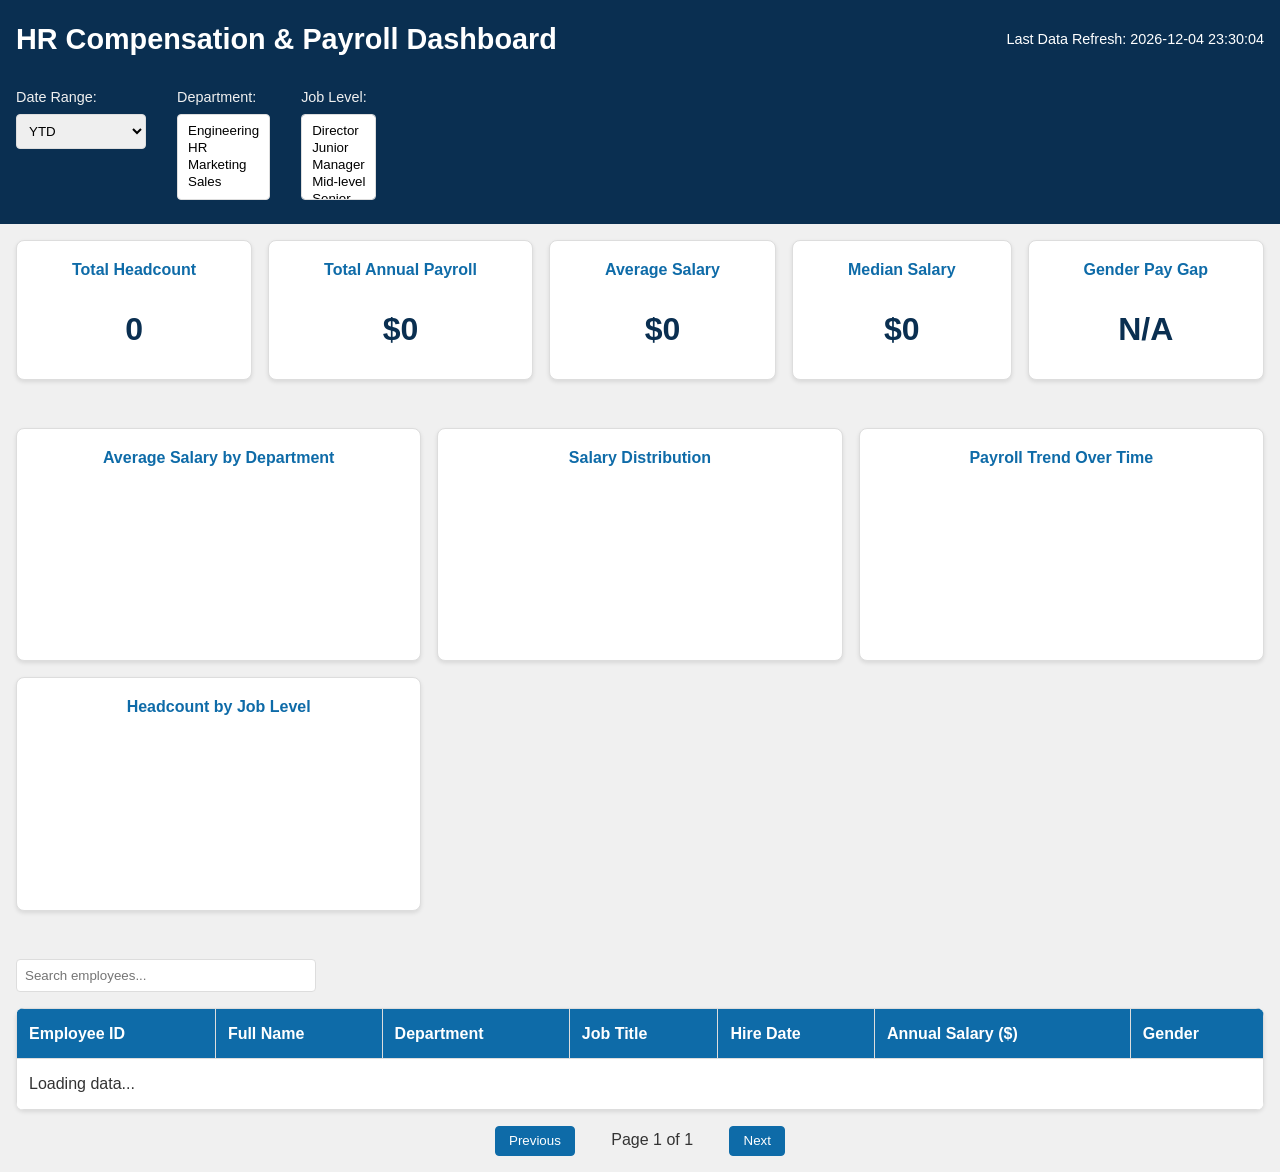
<file: index.html>
<!DOCTYPE html>
<html lang="en">
<head>
    <meta charset="UTF-8">
    <meta name="viewport" content="width=device-width, initial-scale=1.0">
    <title>HR Compensation & Payroll Dashboard</title>
    <link rel="stylesheet" href="style.css">
</head>
<body>
    <header id="dashboard-header">
        <div id="header-top-row">
            <h1>HR Compensation & Payroll Dashboard</h1>
            <div id="last-data-refresh-container">Last Data Refresh: <span id="last-data-refresh">Pending</span></div>
        </div>
        <div id="global-filters">
            <div class="filter-group">
                <label for="date-range-filter">Date Range:</label>
                <select id="date-range-filter" name="date-range">
                    <option value="ytd">YTD</option>
                    <option value="last12months">Last 12 Months</option>
                    <option value="q1_2025">Q1 2025</option>
                    <option value="custom">Custom</option>
                </select>
                <div id="custom-date-inputs" style="display: none;">
                    <label for="custom-date-start">Start:</label>
                    <input type="date" id="custom-date-start" name="custom-date-start">
                    <label for="custom-date-end">End:</label>
                    <input type="date" id="custom-date-end" name="custom-date-end">
                </div>
            </div>
            <div class="filter-group">
                <label for="department-filter">Department:</label>
                <select id="department-filter" name="department" multiple>
                    <option value="">Loading...</option>
                </select>
            </div>
            <div class="filter-group">
                <label for="job-level-filter">Job Level:</label>
                <select id="job-level-filter" name="job-level" multiple>
                    <option value="">Loading...</option>
                </select>
            </div>
        </div>
    </header>
    <section id="kpi-cards-container">
        <div class="kpi-card" id="kpi-total-headcount">
            <h4>Total Headcount</h4>
            <div class="kpi-value">---</div>
            <div class="kpi-trend"> </div>
        </div>
        <div class="kpi-card" id="kpi-total-payroll">
            <h4>Total Annual Payroll</h4>
            <div class="kpi-value">$---</div>
            <div class="kpi-trend"> </div>
        </div>
        <div class="kpi-card" id="kpi-average-salary">
            <h4>Average Salary</h4>
            <div class="kpi-value">$---</div>
            <div class="kpi-trend"> </div>
        </div>
        <div class="kpi-card" id="kpi-median-salary">
            <h4>Median Salary</h4>
            <div class="kpi-value">$---</div>
            <div class="kpi-trend"> </div>
        </div>
        <div class="kpi-card" id="kpi-gender-pay-gap">
            <h4>Gender Pay Gap</h4>
            <div class="kpi-value">---%</div>
            <div class="kpi-trend"> </div>
        </div>
    </section>
    <section id="charts-container">
        <div id="charts-grid">
            <div class="chart-cell" id="chart-avg-salary-dept-container">
                <h4>Average Salary by Department</h4>
                <canvas id="chart-avg-salary-dept"></canvas>
            </div>
            <div class="chart-cell" id="chart-salary-distribution-container">
                <h4>Salary Distribution</h4>
                <canvas id="chart-salary-distribution"></canvas>
            </div>
            <div class="chart-cell" id="chart-payroll-trend-container">
                <h4>Payroll Trend Over Time</h4>
                <canvas id="chart-payroll-trend"></canvas>
            </div>
            <div class="chart-cell" id="chart-headcount-joblevel-container">
                <h4>Headcount by Job Level</h4>
                <canvas id="chart-headcount-joblevel"></canvas>
            </div>
        </div>
    </section>
    <section id="table-container">
        <div id="search-bar-container">
            <input type="text" id="employee-search-bar" placeholder="Search employees...">
        </div>
        <table id="employee-data-table">
            <thead>
                <tr>
                    <th>Employee ID</th>
                    <th>Full Name</th>
                    <th>Department</th>
                    <th>Job Title</th>
                    <th>Hire Date</th>
                    <th>Annual Salary ($)</th>
                    <th>Gender</th>
                </tr>
            </thead>
            <tbody id="employee-table-body">
                <tr>
                    <td colspan="7">Loading data...</td>
                </tr>
            </tbody>
        </table>
        <div id="table-pagination-controls">
            <button id="prev-page-button">Previous</button>
            <span id="page-info">Page 1 of 1</span>
            <button id="next-page-button">Next</button>
        </div>
    </section>
    <script src="script.js" defer></script>
</body>
</html>
</file>
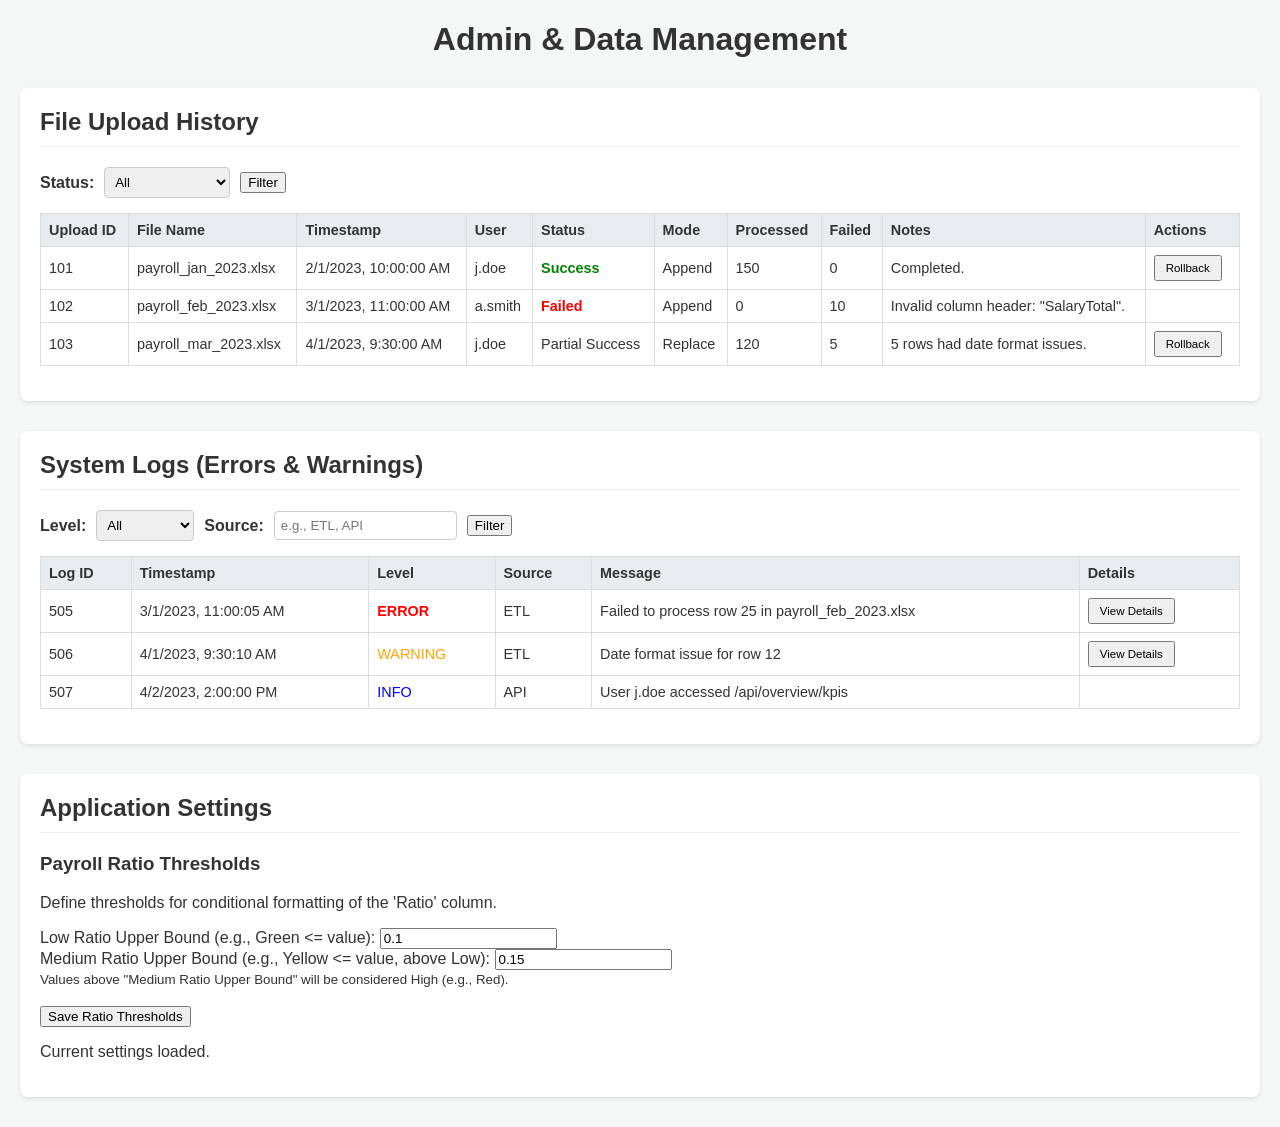
<file: admin_data_management.html>
<!DOCTYPE html>
<html lang="en">
<head>
    <meta charset="UTF-8">
    <meta name="viewport" content="width=device-width, initial-scale=1.0">
    <title>Payroll Dashboard - Admin / Data Management</title>
    <style>
        body { font-family: sans-serif; margin: 20px; background-color: #f4f7f6; color: #333; }
        .header { text-align: center; margin-bottom: 30px; }
        .admin-section { margin-bottom: 30px; padding: 20px; background-color: #fff; border-radius: 8px; box-shadow: 0 2px 4px rgba(0,0,0,0.1); }
        .admin-section h2 { margin-top: 0; border-bottom: 1px solid #eee; padding-bottom: 10px; }

        table.admin-table { width: 100%; border-collapse: collapse; margin-top: 15px; }
        table.admin-table th, table.admin-table td { border: 1px solid #ddd; padding: 8px; text-align: left; font-size: 0.9em; }
        table.admin-table th { background-color: #e9ecef; }
        table.admin-table td .action-button { padding: 5px 10px; font-size: 0.8em; margin-right: 5px; cursor: pointer; }
        .status-success { color: green; font-weight: bold; }
        .status-failed { color: red; font-weight: bold; }
        .status-partial { color: orange; font-weight: bold; }

        .log-level-ERROR { color: red; font-weight: bold; }
        .log-level-WARNING { color: orange; }
        .log-level-INFO { color: blue; }

        .pagination-controls { margin-top: 15px; text-align: center; }
        .pagination-controls button, .pagination-controls span { margin: 0 5px; padding: 5px 10px; }

        .filters { margin-bottom: 10px; display: flex; gap: 10px; align-items: center; }
        .filters label { font-weight: bold; }
        .filters input, .filters select { padding: 6px; border: 1px solid #ccc; border-radius: 4px; }
    </style>
</head>
<body>

<div class="header">
    <h1>Admin & Data Management</h1>
</div>

<!-- Section for File Upload History -->
<div class="admin-section" id="upload-history-section">
    <h2>File Upload History</h2>
    <div class="filters">
        <label for="upload-status-filter">Status:</label>
        <select id="upload-status-filter">
            <option value="">All</option>
            <option value="Success">Success</option>
            <option value="Failed">Failed</option>
            <option value="Partial Success">Partial Success</option>
        </select>
        <button id="apply-upload-filters">Filter</button>
    </div>
    <table class="admin-table" id="upload-history-table">
        <thead>
            <tr>
                <th>Upload ID</th>
                <th>File Name</th>
                <th>Timestamp</th>
                <th>User</th>
                <th>Status</th>
                <th>Mode</th>
                <th>Processed</th>
                <th>Failed</th>
                <th>Notes</th>
                <th>Actions</th>
            </tr>
        </thead>
        <tbody>
            <!-- Rows populated by JavaScript -->
            <!-- Example Row:
            <tr>
                <td>101</td>
                <td>payroll_jan_2023.xlsx</td>
                <td>2023-02-01 10:00:00</td>
                <td>jules.doe</td>
                <td class="status-success">Success</td>
                <td>Append</td>
                <td>150</td>
                <td>0</td>
                <td>Upload completed.</td>
                <td><button class="action-button rollback-button" data-upload-id="101" title="Rollback this upload (if possible)">Rollback</button></td>
            </tr>
            -->
        </tbody>
    </table>
    <div class="pagination-controls" id="upload-history-pagination">
        <!-- Pagination for upload history -->
    </div>
</div>

<!-- Section for Error Logs -->
<div class="admin-section" id="error-logs-section">
    <h2>System Logs (Errors & Warnings)</h2>
    <div class="filters">
        <label for="log-level-filter">Level:</label>
        <select id="log-level-filter">
            <option value="">All</option>
            <option value="ERROR">ERROR</option>
            <option value="WARNING">WARNING</option>
            <option value="INFO">INFO</option>
        </select>
        <label for="log-source-filter">Source:</label>
        <input type="text" id="log-source-filter" placeholder="e.g., ETL, API">
        <button id="apply-log-filters">Filter</button>
    </div>
    <table class="admin-table" id="error-logs-table">
        <thead>
            <tr>
                <th>Log ID</th>
                <th>Timestamp</th>
                <th>Level</th>
                <th>Source</th>
                <th>Message</th>
                <th>Details</th>
            </tr>
        </thead>
        <tbody>
            <!-- Rows populated by JavaScript -->
            <!-- Example Row:
            <tr>
                <td>505</td>
                <td>2023-02-01 10:05:00</td>
                <td class="log-level-ERROR">ERROR</td>
                <td>ETL</td>
                <td>Failed to process row 25 in payroll_jan_2023.xlsx</td>
                <td><button class="action-button view-details-button" data-log-id="505">View JSON</button></td>
            </tr>
            -->
        </tbody>
    </table>
    <div class="pagination-controls" id="error-logs-pagination">
        <!-- Pagination for error logs -->
    </div>
</div>

<!-- Section for Application Settings -->
<div class="admin-section" id="app-settings-section">
    <h2>Application Settings</h2>
    <div id="settings-form-container">
        <!-- Settings will be loaded here, e.g., Ratio Thresholds -->
        <div class="setting-item">
            <h3>Payroll Ratio Thresholds</h3>
            <p>Define thresholds for conditional formatting of the 'Ratio' column.</p>
            <label for="ratio-low-threshold">Low Ratio Upper Bound (e.g., Green <= value):</label>
            <input type="number" step="0.0001" id="ratio-low-threshold" name="ratio_low_threshold">
            <br>
            <label for="ratio-medium-threshold">Medium Ratio Upper Bound (e.g., Yellow <= value, above Low):</label>
            <input type="number" step="0.0001" id="ratio-medium-threshold" name="ratio_medium_threshold">
            <br>
            <small>Values above "Medium Ratio Upper Bound" will be considered High (e.g., Red).</small>
            <br><br>
            <button id="save-ratio-thresholds">Save Ratio Thresholds</button>
            <p id="ratio-settings-feedback"></p>
        </div>
        <!-- Other settings could be added here -->
    </div>
</div>

<script>
    // --- Configuration & State ---
    let uploadHistoryCurrentPage = 1;
    let logsCurrentPage = 1;

    // --- DOM Elements ---
    // Upload History
    let uploadStatusFilter, applyUploadFiltersButton, uploadHistoryTableBody, uploadHistoryPagination;
    // System Logs
    let logLevelFilter, logSourceFilter, applyLogFiltersButton, errorLogsTableBody, errorLogsPagination;
    // App Settings
    let ratioLowThresholdInput, ratioMediumThresholdInput, saveRatioThresholdsButton, ratioSettingsFeedback;


    // --- Initialization ---
    document.addEventListener('DOMContentLoaded', () => {
        // Upload History Elements
        uploadStatusFilter = document.getElementById('upload-status-filter');
        applyUploadFiltersButton = document.getElementById('apply-upload-filters');
        uploadHistoryTableBody = document.querySelector('#upload-history-table tbody');
        uploadHistoryPagination = document.getElementById('upload-history-pagination');

        // System Logs Elements
        logLevelFilter = document.getElementById('log-level-filter');
        logSourceFilter = document.getElementById('log-source-filter');
        applyLogFiltersButton = document.getElementById('apply-log-filters');
        errorLogsTableBody = document.querySelector('#error-logs-table tbody');
        errorLogsPagination = document.getElementById('error-logs-pagination');

        // App Settings Elements
        ratioLowThresholdInput = document.getElementById('ratio-low-threshold');
        ratioMediumThresholdInput = document.getElementById('ratio-medium-threshold');
        saveRatioThresholdsButton = document.getElementById('save-ratio-thresholds');
        ratioSettingsFeedback = document.getElementById('ratio-settings-feedback');

        // Event Listeners
        applyUploadFiltersButton.addEventListener('click', () => { uploadHistoryCurrentPage = 1; fetchUploadHistory(); });
        applyLogFiltersButton.addEventListener('click', () => { logsCurrentPage = 1; fetchSystemLogs(); });
        saveRatioThresholdsButton.addEventListener('click', saveRatioThresholds);


        uploadHistoryTableBody.addEventListener('click', handleUploadActionClick);
        errorLogsTableBody.addEventListener('click', handleLogActionClick);

        // Initial data load
        fetchUploadHistory();
        fetchSystemLogs();
        loadRatioThresholds();
    });

    // --- App Settings Functions ---
    async function loadRatioThresholds() {
        console.log("Loading ratio thresholds...");
        // API Call: GET /api/admin/settings/payroll_ratio_thresholds
        // const response = await fetch('/api/admin/settings/payroll_ratio_thresholds');
        // if (!response.ok) {
        //     ratioSettingsFeedback.textContent = 'Error loading settings.';
        //     console.error('Failed to load ratio thresholds', response);
        //     return;
        // }
        // const settings = await response.json();

        // Simulated API response
        const settings = await simulateGetSettingsApi('payroll_ratio_thresholds');

        if (settings && settings.setting_value) {
            ratioLowThresholdInput.value = settings.setting_value.low_threshold_upper_bound;
            ratioMediumThresholdInput.value = settings.setting_value.medium_threshold_upper_bound;
            ratioSettingsFeedback.textContent = 'Current settings loaded.';
        } else {
            ratioSettingsFeedback.textContent = 'Could not load settings or settings not found.';
        }
    }

    async function saveRatioThresholds() {
        const lowThreshold = parseFloat(ratioLowThresholdInput.value);
        const mediumThreshold = parseFloat(ratioMediumThresholdInput.value);

        if (isNaN(lowThreshold) || isNaN(mediumThreshold)) {
            ratioSettingsFeedback.textContent = 'Invalid input. Please enter numbers.';
            return;
        }
        if (lowThreshold >= mediumThreshold) {
            ratioSettingsFeedback.textContent = 'Low threshold must be less than medium threshold.';
            return;
        }

        const newSettingsValue = {
            low_threshold_upper_bound: lowThreshold,
            medium_threshold_upper_bound: mediumThreshold
        };

        console.log("Saving ratio thresholds:", newSettingsValue);
        ratioSettingsFeedback.textContent = 'Saving...';

        // API Call: PUT /api/admin/settings/payroll_ratio_thresholds
        // const response = await fetch('/api/admin/settings/payroll_ratio_thresholds', {
        //     method: 'PUT',
        //     headers: { 'Content-Type': 'application/json' },
        //     body: JSON.stringify({ setting_value: newSettingsValue, setting_name: "Payroll Ratio Conditional Formatting Thresholds" }) // include name if creating/updating
        // });

        // if (response.ok) {
        //     ratioSettingsFeedback.textContent = 'Settings saved successfully!';
        //     setTimeout(() => ratioSettingsFeedback.textContent = '', 3000);
        // } else {
        //     const errorData = await response.json();
        //     ratioSettingsFeedback.textContent = `Error saving settings: ${errorData.error || response.statusText}`;
        // }

        // Simulated API Call
        const success = await simulateUpdateSettingsApi('payroll_ratio_thresholds', newSettingsValue);
        if (success) {
            ratioSettingsFeedback.textContent = 'Settings saved successfully!';
            setTimeout(() => ratioSettingsFeedback.textContent = '', 3000);
        } else {
             ratioSettingsFeedback.textContent = `Error saving settings.`;
        }
    }

    async function simulateGetSettingsApi(settingKey) {
        await new Promise(resolve => setTimeout(resolve, 100));
        if (settingKey === 'payroll_ratio_thresholds') {
            // This would typically come from a global variable or another store updated by simulateUpdateSettingsApi
            // For now, return a default or last "saved" value.
            return {
                setting_key: 'payroll_ratio_thresholds',
                setting_name: 'Payroll Ratio Conditional Formatting Thresholds',
                setting_value: window.currentRatioThresholds || { low_threshold_upper_bound: 0.10, medium_threshold_upper_bound: 0.15 },
                description: 'Defines thresholds for payroll ratio categories.'
            };
        }
        return null;
    }

    async function simulateUpdateSettingsApi(settingKey, value) {
        await new Promise(resolve => setTimeout(resolve, 100));
        if (settingKey === 'payroll_ratio_thresholds') {
            console.log("Simulated: Settings updated for", settingKey, "to", value);
            window.currentRatioThresholds = value; // Store globally for simulation persistence
            return true;
        }
        return false;
    }


    // --- Upload History Functions ---
    async function fetchUploadHistory() {
        const status = uploadStatusFilter.value;
        console.log(`Fetching upload history: page ${uploadHistoryCurrentPage}, status ${status}`);
        // API Call: GET /api/admin/upload-history?page=<page>&status=<status>&limit=10
        // const response = await fetch(`/api/admin/upload-history?page=${uploadHistoryCurrentPage}&status=${status}&limit=10`);
        // const result = await response.json(); // { data: [], pagination: {} }

        // Simulated data
        const result = await simulateUploadHistoryApi(uploadHistoryCurrentPage, status);

        renderTable(uploadHistoryTableBody, result.data, createUploadHistoryRow, uploadHistoryPagination, result.pagination, fetchUploadHistory);
    }

    function createUploadHistoryRow(item) {
        const row = document.createElement('tr');
        row.innerHTML = `
            <td>${item.upload_id}</td>
            <td>${item.file_name}</td>
            <td>${new Date(item.upload_timestamp).toLocaleString()}</td>
            <td>${item.user_who_uploaded || 'N/A'}</td>
            <td class="status-${item.status.toLowerCase().replace(' ', '-')}">${item.status}</td>
            <td>${item.upload_mode || 'N/A'}</td>
            <td>${item.records_processed || 0}</td>
            <td>${item.records_failed || 0}</td>
            <td>${item.notes || ''}</td>
            <td>
                ${item.status === 'Success' || item.status === 'Partial Success' ?
                    `<button class="action-button rollback-button" data-upload-id="${item.upload_id}" title="Attempt to rollback this upload">Rollback</button>` : ''}
            </td>
        `;
        return row;
    }

    async function simulateUploadHistoryApi(page, status) {
        await new Promise(resolve => setTimeout(resolve, 200));
        const dummyHistory = [
            { upload_id: 101, file_name: 'payroll_jan_2023.xlsx', upload_timestamp: '2023-02-01T10:00:00Z', user_who_uploaded: 'j.doe', status: 'Success', upload_mode: 'Append', records_processed: 150, records_failed: 0, notes: 'Completed.' },
            { upload_id: 102, file_name: 'payroll_feb_2023.xlsx', upload_timestamp: '2023-03-01T11:00:00Z', user_who_uploaded: 'a.smith', status: 'Failed', upload_mode: 'Append', records_processed: 0, records_failed: 10, notes: 'Invalid column header: "SalaryTotal".' },
            { upload_id: 103, file_name: 'payroll_mar_2023.xlsx', upload_timestamp: '2023-04-01T09:30:00Z', user_who_uploaded: 'j.doe', status: 'Partial Success', upload_mode: 'Replace', records_processed: 120, records_failed: 5, notes: '5 rows had date format issues.' },
        ];
        let filtered = status ? dummyHistory.filter(item => item.status === status) : dummyHistory;
        return { data: filtered.slice(0,10), pagination: { currentPage: page, totalPages: Math.ceil(filtered.length/10) || 1, totalItems: filtered.length} };
    }

    function handleUploadActionClick(event) {
        if (event.target.classList.contains('rollback-button')) {
            const uploadId = event.target.dataset.uploadId;
            if (confirm(`Are you sure you want to attempt to rollback upload ID ${uploadId}? This action might be irreversible or require manual intervention.`)) {
                // API Call: POST /api/admin/uploads/${uploadId}/rollback
                console.log(`Attempting rollback for upload ID: ${uploadId}`);
                alert(`Rollback initiated for upload ${uploadId}. (Conceptual - requires backend implementation)`);
                // Potentially refresh history after action
                // fetchUploadHistory();
            }
        }
    }

    // --- System Logs Functions ---
    async function fetchSystemLogs() {
        const level = logLevelFilter.value;
        const source = logSourceFilter.value;
        console.log(`Fetching system logs: page ${logsCurrentPage}, level ${level}, source ${source}`);
        // API Call: GET /api/admin/system-logs?page=<page>&level=<level>&source=<source>&limit=15
        // const response = await fetch(`/api/admin/system-logs?page=${logsCurrentPage}&level=${level}&source=${source}&limit=15`);
        // const result = await response.json(); // { data: [], pagination: {} }

        // Simulated data
        const result = await simulateSystemLogsApi(logsCurrentPage, level, source);

        renderTable(errorLogsTableBody, result.data, createSystemLogRow, errorLogsPagination, result.pagination, fetchSystemLogs);
    }

    function createSystemLogRow(item) {
        const row = document.createElement('tr');
        row.innerHTML = `
            <td>${item.log_id}</td>
            <td>${new Date(item.log_timestamp).toLocaleString()}</td>
            <td class="log-level-${item.log_level}">${item.log_level}</td>
            <td>${item.source}</td>
            <td>${item.message}</td>
            <td>
                ${item.details ? `<button class="action-button view-details-button" data-log-id="${item.log_id}" data-details='${JSON.stringify(item.details)}'>View Details</button>` : ''}
            </td>
        `;
        return row;
    }

    async function simulateSystemLogsApi(page, level, source) {
        await new Promise(resolve => setTimeout(resolve, 200));
        const dummyLogs = [
            { log_id: 505, log_timestamp: '2023-03-01T11:00:05Z', log_level: 'ERROR', source: 'ETL', message: 'Failed to process row 25 in payroll_feb_2023.xlsx', details: { error: 'ValueError', file_row: 25, column: 'date' } },
            { log_id: 506, log_timestamp: '2023-04-01T09:30:10Z', log_level: 'WARNING', source: 'ETL', message: 'Date format issue for row 12', details: { file_row: 12, value: '2023/03/15' } },
            { log_id: 507, log_timestamp: '2023-04-02T14:00:00Z', log_level: 'INFO', source: 'API', message: 'User j.doe accessed /api/overview/kpis', details: null },
        ];
        let filtered = dummyLogs;
        if (level) filtered = filtered.filter(item => item.log_level === level);
        if (source) filtered = filtered.filter(item => item.source.toLowerCase().includes(source.toLowerCase()));
        return { data: filtered.slice(0,15), pagination: { currentPage: page, totalPages: Math.ceil(filtered.length/15) || 1, totalItems: filtered.length} };
    }

    function handleLogActionClick(event) {
        if (event.target.classList.contains('view-details-button')) {
            const details = JSON.parse(event.target.dataset.details);
            alert("Log Details:\n" + JSON.stringify(details, null, 2));
        }
    }

    // --- Generic Table Rendering & Pagination ---
    function renderTable(tbodyElement, data, rowCreatorFunction, paginationElement, paginationData, fetchFunction) {
        tbodyElement.innerHTML = ''; // Clear existing rows
        if (data && data.length > 0) {
            data.forEach(item => tbodyElement.appendChild(rowCreatorFunction(item)));
        } else {
            const cols = tbodyElement.parentElement.querySelector('thead tr').childElementCount;
            tbodyElement.innerHTML = `<tr><td colspan="${cols}" style="text-align:center;">No data available.</td></tr>`;
        }
        renderPagination(paginationElement, paginationData, fetchFunction);
    }

    function renderPagination(container, { currentPage, totalPages }, fetchFunctionForPage) {
        container.innerHTML = '';
        if (totalPages <= 1) return;

        const prevButton = document.createElement('button');
        prevButton.textContent = 'Previous';
        prevButton.disabled = currentPage === 1;
        prevButton.addEventListener('click', () => {
            if (currentPage > 1) {
                if (container.id.includes('upload')) uploadHistoryCurrentPage--; else logsCurrentPage--;
                fetchFunctionForPage();
            }
        });

        const pageInfo = document.createElement('span');
        pageInfo.textContent = `Page ${currentPage} of ${totalPages}`;

        const nextButton = document.createElement('button');
        nextButton.textContent = 'Next';
        nextButton.disabled = currentPage === totalPages;
        nextButton.addEventListener('click', () => {
            if (currentPage < totalPages) {
                if (container.id.includes('upload')) uploadHistoryCurrentPage++; else logsCurrentPage++;
                fetchFunctionForPage();
            }
        });

        container.appendChild(prevButton);
        container.appendChild(pageInfo);
        container.appendChild(nextButton);
    }

</script>

</body>
</html>
</file>
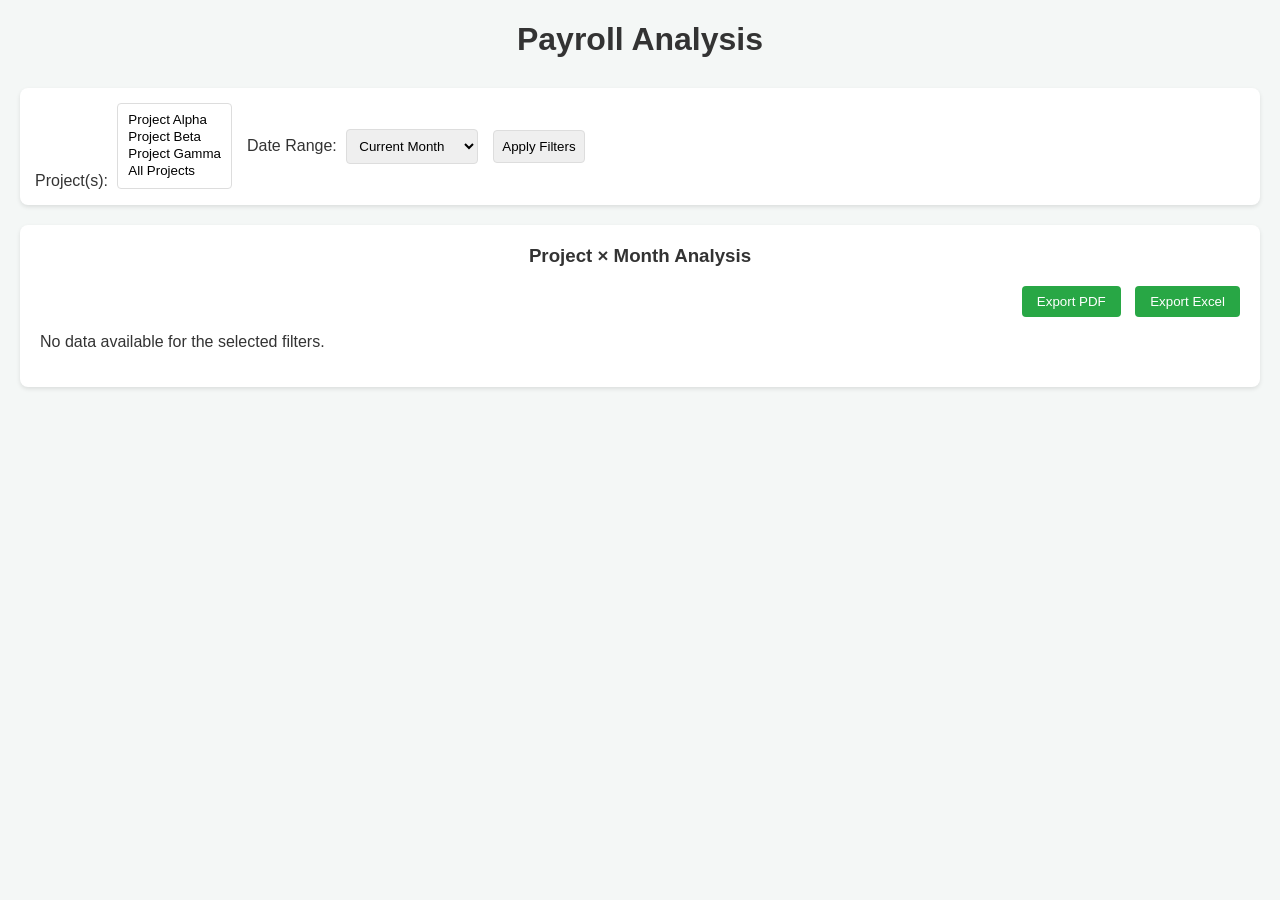
<file: analysis.html>
<!DOCTYPE html>
<html lang="en">
<head>
    <meta charset="UTF-8">
    <meta name="viewport" content="width=device-width, initial-scale=1.0">
    <title>Payroll Dashboard - Analysis</title>
    <style>
        body { font-family: sans-serif; margin: 20px; background-color: #f4f7f6; color: #333; }
        .header { text-align: center; margin-bottom: 30px; }
        .filters-container { margin-bottom: 20px; padding: 15px; background-color: #fff; border-radius: 8px; box-shadow: 0 2px 4px rgba(0,0,0,0.1); display: flex; flex-wrap: wrap; gap: 15px; align-items: center; }
        .filters-container label { margin-right: 5px; }
        .filters-container select, .filters-container input, .filters-container button { padding: 8px; border-radius: 4px; border: 1px solid #ddd; }
        .pivot-table-container { margin-top: 20px; background-color: #fff; padding: 20px; border-radius: 8px; box-shadow: 0 2px 4px rgba(0,0,0,0.1); }
        .pivot-table-container h3 { text-align: center; margin-top: 0; }
        .export-buttons { margin-top: 15px; text-align: right; }
        .export-buttons button { padding: 8px 15px; margin-left: 10px; background-color: #28a745; color: white; border: none; border-radius: 4px; cursor: pointer; }
        .export-buttons button:hover { background-color: #218838; }
        table.pivot-table { width: 100%; border-collapse: collapse; margin-top: 15px; }
        table.pivot-table th, table.pivot-table td { border: 1px solid #ddd; padding: 8px; text-align: left; }
        table.pivot-table th { background-color: #e9ecef; }
        table.pivot-table td.numeric { text-align: right; }
        .drill-down-link { color: #007bff; text-decoration: underline; cursor: pointer; }
        /* Styles for a potential JS-based pivot table library might be needed */
    </style>
    <!-- A JavaScript Pivot Table library could be included here e.g. PivotTable.js or WebDataRocks -->
</head>
<body>

<div class="header">
    <h1>Payroll Analysis</h1>
</div>

<div class="filters-container">
    <div>
        <label for="analysis-project-filter">Project(s):</label>
        <select id="analysis-project-filter" multiple>
            <!-- Options populated dynamically -->
        </select>
    </div>
    <div>
        <label for="analysis-date-range">Date Range:</label>
        <select id="analysis-date-range-preset">
            <option value="current_month">Current Month</option>
            <option value="current_quarter">Current Quarter</option>
            <option value="current_year">Current Year</option>
            <option value="custom">Custom</option>
        </select>
        <input type="date" id="analysis-custom-start-date" style="display:none;">
        <input type="date" id="analysis-custom-end-date" style="display:none;">
    </div>
    <button id="apply-analysis-filters">Apply Filters</button>
</div>

<div class="pivot-table-container">
    <h3>Project × Month Analysis</h3>
    <div class="export-buttons">
        <button id="export-pivot-pdf" data-tooltip="Export the current view as PDF">Export PDF</button>
        <button id="export-pivot-excel" data-tooltip="Export the current view as Excel (XLSX)">Export Excel</button>
    </div>
    <div id="pivot-table-render-area">
        <!-- Pivot table will be rendered here by JavaScript -->
        <p>Loading pivot data or select filters to view analysis...</p>
        <!-- Example static table structure if not using a library -->
        <!--
        <table class="pivot-table">
            <thead>
                <tr>
                    <th>Project</th>
                    <th>Month</th>
                    <th>Σ Total Cost</th>
                    <th>Avg Ratio</th>
                </tr>
            </thead>
            <tbody>
                <tr>
                    <td>Project Alpha</td>
                    <td>2023-01</td>
                    <td class="numeric">70,000.00</td>
                    <td class="numeric drill-down-link" data-project="Project Alpha" data-month="2023-01">0.1400</td>
                </tr>
                </tbody>
        </table>
        -->
    </div>
</div>

<script>
    // --- DOM Elements ---
    let projectFilter, datePresetFilter, customStartDate, customEndDate, applyButton;
    let pivotRenderArea, exportPdfButton, exportExcelButton;

    // --- Initialization ---
    document.addEventListener('DOMContentLoaded', () => {
        projectFilter = document.getElementById('analysis-project-filter');
        datePresetFilter = document.getElementById('analysis-date-range-preset');
        customStartDate = document.getElementById('analysis-custom-start-date');
        customEndDate = document.getElementById('analysis-custom-end-date');
        applyButton = document.getElementById('apply-analysis-filters');
        pivotRenderArea = document.getElementById('pivot-table-render-area');
        exportPdfButton = document.getElementById('export-pivot-pdf');
        exportExcelButton = document.getElementById('export-pivot-excel');

        // Populate project filter (dummy, should be from API /api/projects)
        populateProjectFilter(['Project Alpha', 'Project Beta', 'Project Gamma', 'All Projects']);

        // Event Listeners
        datePresetFilter.addEventListener('change', handleDatePresetChange);
        applyButton.addEventListener('click', fetchAndRenderPivotTable);
        exportPdfButton.addEventListener('click', () => exportPivotData('pdf'));
        exportExcelButton.addEventListener('click', () => exportPivotData('excel'));

        // Set initial date preset and fetch data
        setDefaultDateRange();
        fetchAndRenderPivotTable();

        // Event delegation for drill-down links
        pivotRenderArea.addEventListener('click', function(event) {
            if (event.target.classList.contains('drill-down-link')) {
                const project = event.target.dataset.project;
                const month = event.target.dataset.month;
                // In a real app, this would navigate to a detailed view or open a modal
                alert(`Drill down for Project: ${project}, Month: ${month}. Implement navigation to Data Explorer with these filters.`);
            }
        });
    });

    function populateProjectFilter(projects) {
        projects.forEach(project => {
            const option = document.createElement('option');
            option.value = project === 'All Projects' ? 'all' : project;
            option.textContent = project;
            projectFilter.appendChild(option);
        });
    }

    function handleDatePresetChange() {
        if (datePresetFilter.value === 'custom') {
            customStartDate.style.display = 'inline-block';
            customEndDate.style.display = 'inline-block';
        } else {
            customStartDate.style.display = 'none';
            customEndDate.style.display = 'none';
        }
    }

    function setDefaultDateRange() {
        // Default to current month
        datePresetFilter.value = 'current_month';
        handleDatePresetChange();
    }

    function getActiveFilters() {
        const selectedProjects = Array.from(projectFilter.selectedOptions).map(opt => opt.value).filter(val => val !== 'all');

        let startDate, endDate;
        const preset = datePresetFilter.value;
        const today = new Date();

        switch (preset) {
            case 'current_month':
                startDate = new Date(today.getFullYear(), today.getMonth(), 1);
                endDate = new Date(today.getFullYear(), today.getMonth() + 1, 0);
                break;
            case 'current_quarter':
                const quarter = Math.floor(today.getMonth() / 3);
                startDate = new Date(today.getFullYear(), quarter * 3, 1);
                endDate = new Date(today.getFullYear(), quarter * 3 + 3, 0);
                break;
            case 'current_year':
                startDate = new Date(today.getFullYear(), 0, 1);
                endDate = new Date(today.getFullYear(), 11, 31);
                break;
            case 'custom':
                startDate = customStartDate.value ? new Date(customStartDate.value) : null;
                endDate = customEndDate.value ? new Date(customEndDate.value) : null;
                break;
        }

        return {
            projects: selectedProjects, // Empty array means all projects for backend
            startDate: startDate ? startDate.toISOString().split('T')[0] : null,
            endDate: endDate ? endDate.toISOString().split('T')[0] : null,
        };
    }

    async function fetchAndRenderPivotTable() {
        const filters = getActiveFilters();
        if (filters.startDate === null || filters.endDate === null && datePresetFilter.value === 'custom') {
            pivotRenderArea.innerHTML = "<p>Please select a valid custom date range.</p>";
            return;
        }
        console.log("Fetching pivot data with filters:", filters);
        pivotRenderArea.innerHTML = "<p>Loading pivot data...</p>";

        // API Endpoint: GET /api/analysis/pivot-table (with filters as query params)
        // Example: /api/analysis/pivot-table?projects=Alpha,Beta&startDate=2023-01-01&endDate=2023-03-31
        try {
            // const response = await fetch(`/api/analysis/pivot-table?projects=${filters.projects.join(',')}&startDate=${filters.startDate}&endDate=${filters.endDate}`);
            // if (!response.ok) throw new Error(`HTTP error! status: ${response.status}`);
            // const pivotData = await response.json();

            // Simulate API response
            const pivotData = await simulatePivotApiCall(filters);

            if (pivotData && pivotData.rows && pivotData.rows.length > 0) {
                renderPivotTable(pivotData);
            } else {
                pivotRenderArea.innerHTML = "<p>No data available for the selected filters.</p>";
            }
        } catch (error) {
            console.error("Error fetching pivot data:", error);
            pivotRenderArea.innerHTML = `<p>Error loading data: ${error.message}.</p>`;
        }
    }

    async function simulatePivotApiCall(filters) {
        // Simulate network delay
        await new Promise(resolve => setTimeout(resolve, 500));

        // Dummy data structure based on Project × Month with Σ Total Cost and Avg Ratio
        // This data would come from an aggregation on `monthly_payroll_summary`
        const sampleData = [
            { project: "Project Alpha", month: "2023-01", totalCost: 70000.50, avgRatio: 0.1401 },
            { project: "Project Alpha", month: "2023-02", totalCost: 72000.00, avgRatio: 0.1420 },
            { project: "Project Beta",  month: "2023-01", totalCost: 65000.00, avgRatio: 0.1350 },
            { project: "Project Beta",  month: "2023-02", totalCost: 68000.75, avgRatio: 0.1380 },
            { project: "Project Gamma", month: "2023-01", totalCost: 80000.00, avgRatio: 0.1500 },
        ];

        // Apply filters (simplified client-side simulation for demo)
        let filteredData = sampleData.filter(row => {
            const rowDate = new Date(row.month + "-01"); // Assuming month is YYYY-MM
            const projectMatch = filters.projects.length === 0 || filters.projects.includes(row.project);
            const startDateMatch = !filters.startDate || rowDate >= new Date(filters.startDate);
            const endDateMatch = !filters.endDate || rowDate <= new Date(filters.endDate);
            return projectMatch && startDateMatch && endDateMatch;
        });

        return {
            // This structure might be what a JS pivot library expects, or what your manual render function uses
            // For a simple table, a list of rows is fine.
            // dimensions: [{id: 'project', caption: 'Project'}, {id: 'month', caption: 'Month'}],
            // measures: [{id: 'totalCost', caption: 'Σ Total Cost', aggregate: 'sum'}, {id: 'avgRatio', caption: 'Avg Ratio', aggregate: 'average'}],
            rows: filteredData
        };
    }

    function renderPivotTable(data) {
        // This function would ideally use a JS pivot table library.
        // For now, a simple HTML table:
        let html = `<table class="pivot-table">
                        <thead>
                            <tr>
                                <th>Project</th>
                                <th>Month</th>
                                <th>Σ Total Cost</th>
                                <th>Avg Ratio</th>
                            </tr>
                        </thead>
                        <tbody>`;

        data.rows.forEach(row => {
            html += `<tr>
                        <td>${row.project}</td>
                        <td>${row.month}</td>
                        <td class="numeric">${formatCurrency(row.totalCost)}</td>
                        <td class="numeric drill-down-link" data-project="${row.project}" data-month="${row.month}" title="Click to see details for ${row.project} in ${row.month}">${parseFloat(row.avgRatio).toFixed(4)}</td>
                     </tr>`;
        });

        html += `   </tbody>
                  </table>`;
        pivotRenderArea.innerHTML = html;
    }

    function exportPivotData(format) {
        const filters = getActiveFilters();
        // Actual implementation would make an API call:
        // GET /api/analysis/pivot-table/export?format=pdf&projects=...&startDate=...&endDate=...
        // The backend would generate the file and trigger a download.
        alert(`Exporting pivot table data as ${format.toUpperCase()} with filters:\nProjects: ${filters.projects.join(', ') || 'All'}\nDate: ${filters.startDate} to ${filters.endDate}\n(Conceptual - requires backend implementation)`);

        // For client-side generation (simpler, but less robust for PDF):
        // if (format === 'excel') {
        //    // Use a library like SheetJS to generate Excel from table data
        // } else if (format === 'pdf') {
        //    // Use a library like jsPDF with jsPDF-AutoTable to generate PDF
        // }
    }

    // --- Utility Functions ---
    function formatCurrency(value) {
        if (value === null || value === undefined) return 'N/A';
        return Number(value).toLocaleString('en-US', { style: 'currency', currency: 'USD' }); // Adjust as needed
    }

    // Basic tooltip (re-using from overview, or use a library)
    document.addEventListener('mouseover', function(event) {
        const target = event.target.closest('[data-tooltip]');
        if (target) {
            // ... (tooltip creation logic as in overview.html) ...
        }
    });
    document.addEventListener('mouseout', function(event) {
        const target = event.target.closest('[data-tooltip]');
        if (target) {
            // ... (tooltip hiding logic) ...
        }
    });

</script>

</body>
</html>
</file>
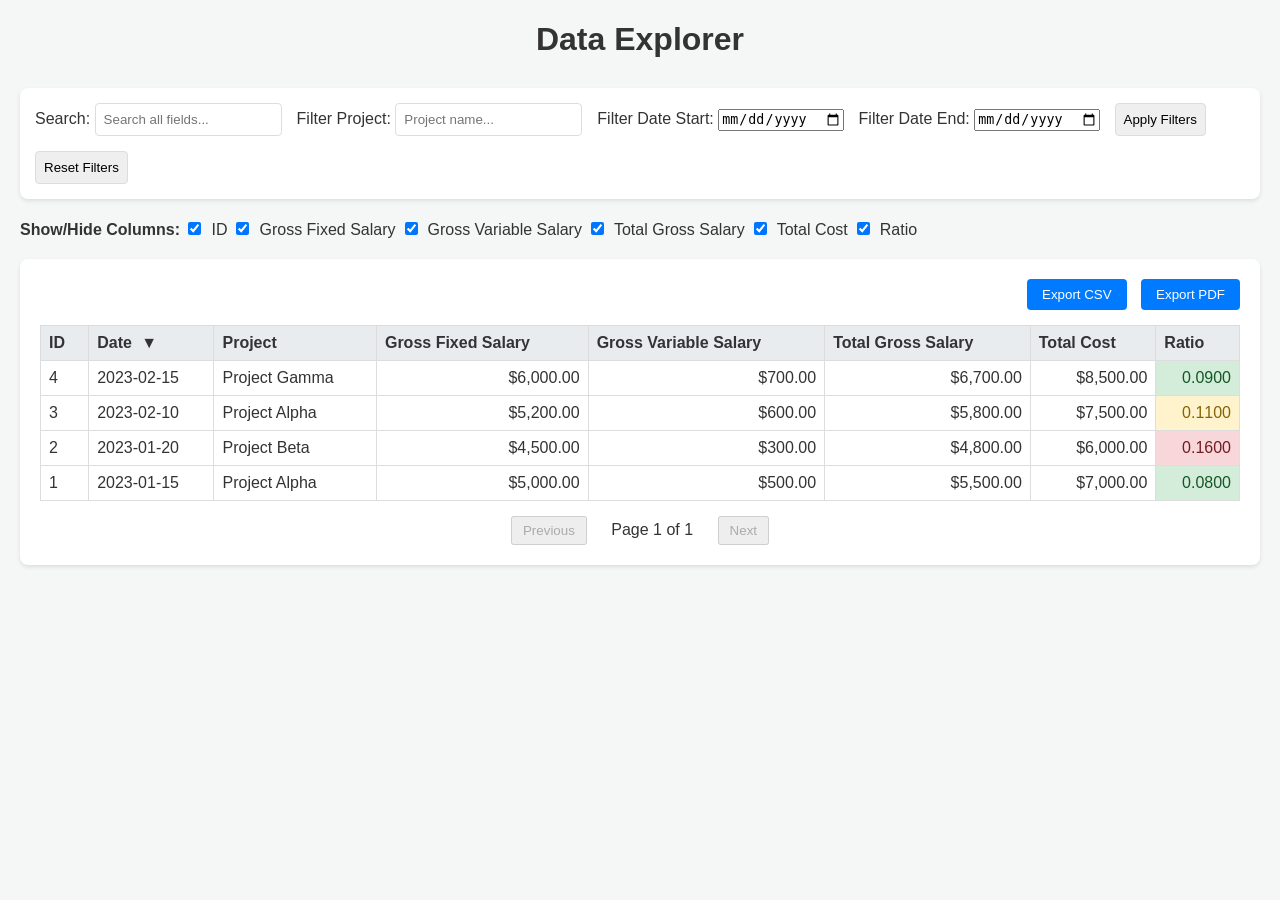
<file: data_explorer.html>
<!DOCTYPE html>
<html lang="en">
<head>
    <meta charset="UTF-8">
    <meta name="viewport" content="width=device-width, initial-scale=1.0">
    <title>Payroll Dashboard - Data Explorer</title>
    <style>
        body { font-family: sans-serif; margin: 20px; background-color: #f4f7f6; color: #333; }
        .header { text-align: center; margin-bottom: 30px; }
        .controls-container { margin-bottom: 20px; padding: 15px; background-color: #fff; border-radius: 8px; box-shadow: 0 2px 4px rgba(0,0,0,0.1); display: flex; flex-wrap: wrap; gap: 15px; align-items: center; }
        .controls-container input[type="text"], .controls-container select, .controls-container button { padding: 8px; border-radius: 4px; border: 1px solid #ddd; }
        .table-container { margin-top: 20px; background-color: #fff; padding: 20px; border-radius: 8px; box-shadow: 0 2px 4px rgba(0,0,0,0.1); overflow-x: auto; }
        .export-options { margin-bottom: 15px; text-align: right; }
        .export-options button { padding: 8px 15px; margin-left: 10px; background-color: #007bff; color: white; border: none; border-radius: 4px; cursor: pointer; }
        .export-options button:hover { background-color: #0056b3; }

        table.interactive-table { width: 100%; border-collapse: collapse; margin-top: 15px; }
        table.interactive-table th, table.interactive-table td { border: 1px solid #ddd; padding: 8px; text-align: left; white-space: nowrap; }
        table.interactive-table th { background-color: #e9ecef; cursor: pointer; } /* Cursor for sort indication */
        table.interactive-table th .sort-arrow { margin-left: 5px; }
        table.interactive-table td.numeric { text-align: right; }

        /* Conditional Formatting for Ratio */
        .ratio-low { background-color: #d4edda; color: #155724; } /* Light green */
        .ratio-medium { background-color: #fff3cd; color: #856404; } /* Light yellow */
        .ratio-high { background-color: #f8d7da; color: #721c24; } /* Light red */

        .pagination-controls { margin-top: 15px; text-align: center; }
        .pagination-controls button, .pagination-controls span { margin: 0 5px; padding: 5px 10px; }

        .column-chooser-container { margin-bottom:10px; }
        .column-chooser-container label { margin-right: 5px; }
        .column-chooser-container input[type="checkbox"] { margin-right: 10px; }

    </style>
    <!-- A JavaScript library for interactive tables (e.g., DataTables, AG-Grid) could be included here -->
</head>
<body>

<div class="header">
    <h1>Data Explorer</h1>
</div>

<div class="controls-container">
    <div>
        <label for="global-search">Search:</label>
        <input type="text" id="global-search" placeholder="Search all fields...">
    </div>
    <div>
        <label for="project-column-filter">Filter Project:</label>
        <input type="text" id="project-column-filter" placeholder="Project name...">
    </div>
    <div>
        <label for="date-column-filter-start">Filter Date Start:</label>
        <input type="date" id="date-column-filter-start">
    </div>
    <div>
        <label for="date-column-filter-end">Filter Date End:</label>
        <input type="date" id="date-column-filter-end">
    </div>
    <button id="apply-table-filters">Apply Filters</button>
    <button id="reset-table-filters">Reset Filters</button>
</div>

<div class="column-chooser-container">
    <strong>Show/Hide Columns:</strong>
    <!-- Checkboxes will be populated dynamically -->
    <span id="column-chooser-options"></span>
</div>

<div class="table-container">
    <div class="export-options">
        <button id="export-table-csv" data-tooltip="Export current view as CSV">Export CSV</button>
        <button id="export-table-pdf" data-tooltip="Export current view as PDF">Export PDF</button>
    </div>
    <div id="interactive-table-area">
        <!-- Interactive table will be rendered here -->
        <p>Loading data or apply filters to explore...</p>
    </div>
    <div class="pagination-controls">
        <button id="prev-page">Previous</button>
        <span id="page-info">Page 1 of 1</span>
        <button id="next-page">Next</button>
    </div>
</div>

<script>
    // --- Configuration ---
    const ALL_COLUMNS = [
        { id: 'id', name: 'ID', type: 'number', visible: true, sortable: true, filterable: false },
        { id: 'date', name: 'Date', type: 'date', visible: true, sortable: true, filterable: true },
        { id: 'project', name: 'Project', type: 'string', visible: true, sortable: true, filterable: true },
        { id: 'gross_fixed_salary', name: 'Gross Fixed Salary', type: 'currency', visible: true, sortable: true, filterable: false },
        { id: 'gross_variable_salary', name: 'Gross Variable Salary', type: 'currency', visible: true, sortable: true, filterable: false },
        { id: 'total_gross_salary', name: 'Total Gross Salary', type: 'currency', visible: true, sortable: true, filterable: false },
        { id: 'total_cost', name: 'Total Cost', type: 'currency', visible: true, sortable: true, filterable: false },
        { id: 'ratio', name: 'Ratio', type: 'number', visible: true, sortable: true, filterable: false, conditionalFormat: true }
    ];
    // Thresholds for conditional formatting of Ratio - will be fetched from API
    let RATIO_THRESHOLDS = { low_threshold_upper_bound: 0.10, medium_threshold_upper_bound: 0.15 }; // Default values

    // --- State ---
    let currentPage = 1;
    let totalPages = 1;
    let currentSort = { column: 'date', direction: 'desc' };
    let currentFilters = {}; // { globalSearch: '', project: '', dateStart: '', dateEnd: '' }
    let visibleColumns = ALL_COLUMNS.filter(c => c.visible).map(c => c.id);


    // --- DOM Elements ---
    let globalSearchInput, projectColumnFilterInput, dateColumnFilterStartInput, dateColumnFilterEndInput;
    let applyTableFiltersButton, resetTableFiltersButton;
    let interactiveTableArea, paginationControls, pageInfo, prevPageButton, nextPageButton;
    let exportCsvButton, exportPdfButton, columnChooserOptionsContainer;

    // --- Initialization ---
    document.addEventListener('DOMContentLoaded', () => {
        globalSearchInput = document.getElementById('global-search');
        projectColumnFilterInput = document.getElementById('project-column-filter');
        dateColumnFilterStartInput = document.getElementById('date-column-filter-start');
        dateColumnFilterEndInput = document.getElementById('date-column-filter-end');
        applyTableFiltersButton = document.getElementById('apply-table-filters');
        resetTableFiltersButton = document.getElementById('reset-table-filters');

        interactiveTableArea = document.getElementById('interactive-table-area');
        pageInfo = document.getElementById('page-info');
        prevPageButton = document.getElementById('prev-page');
        nextPageButton = document.getElementById('next-page');

        exportCsvButton = document.getElementById('export-table-csv');
        exportPdfButton = document.getElementById('export-table-pdf');
        columnChooserOptionsContainer = document.getElementById('column-chooser-options');

        // Populate Column Chooser
        renderColumnChooser();

        // Event Listeners
        applyTableFiltersButton.addEventListener('click', () => { currentPage = 1; applyAndFetchTableData(); });
        resetTableFiltersButton.addEventListener('click', resetFiltersAndFetch);
        prevPageButton.addEventListener('click', () => { if (currentPage > 1) { currentPage--; applyAndFetchTableData(); }});
        nextPageButton.addEventListener('click', () => { if (currentPage < totalPages) { currentPage++; applyAndFetchTableData(); }});
        exportCsvButton.addEventListener('click', () => exportTable('csv'));
        exportPdfButton.addEventListener('click', () => exportTable('pdf'));

        interactiveTableArea.addEventListener('click', handleTableSort);

        // Parse URL params for pre-filled filters (from drill-down)
        parseUrlFilters();

        // Initial data load
        fetchRatioThresholdsAndThenData(); // Fetch settings first, then data
    });

    async function fetchRatioThresholdsAndThenData() {
        console.log("Fetching ratio thresholds for Data Explorer...");
        // API Call: GET /api/admin/settings/payroll_ratio_thresholds (or a general settings endpoint)
        // For simulation, we can assume it's available or use defaults.
        // In a real app, this might be:
        // try {
        //     const response = await fetch('/api/admin/settings/payroll_ratio_thresholds'); // Or a public settings endpoint
        //     if (response.ok) {
        //         const settings = await response.json();
        //         if (settings && settings.setting_value) {
        //             RATIO_THRESHOLDS = settings.setting_value;
        //             console.log("Using fetched ratio thresholds:", RATIO_THRESHOLDS);
        //         }
        //     } else {
        //         console.warn("Could not fetch ratio thresholds, using defaults.");
        //     }
        // } catch (error) {
        //     console.error("Error fetching ratio thresholds:", error, "Using defaults.");
        // }

        // Simulate fetching (or use defaults if `window.currentRatioThresholds` was set by admin page simulation)
        if (window.currentRatioThresholds) {
            RATIO_THRESHOLDS = window.currentRatioThresholds;
             console.log("Using 'globally' set ratio thresholds from admin simulation:", RATIO_THRESHOLDS);
        } else {
            // Fallback to default if not found (e.g. admin page wasn't visited in sim)
            console.log("Ratio thresholds not found from admin sim, using hardcoded defaults for Data Explorer.");
             RATIO_THRESHOLDS = { low_threshold_upper_bound: 0.10, medium_threshold_upper_bound: 0.15 };
        }


        // Now load table data
        applyAndFetchTableData();
    }

    function renderColumnChooser() {
        columnChooserOptionsContainer.innerHTML = '';
        ALL_COLUMNS.forEach(col => {
            if (!col.filterable) { // Only allow show/hide for main data columns, not ID or special action columns
                const label = document.createElement('label');
                const checkbox = document.createElement('input');
                checkbox.type = 'checkbox';
                checkbox.value = col.id;
                checkbox.checked = visibleColumns.includes(col.id);
                checkbox.addEventListener('change', handleColumnVisibilityChange);
                label.appendChild(checkbox);
                label.appendChild(document.createTextNode(col.name));
                columnChooserOptionsContainer.appendChild(label);
            }
        });
    }

    function handleColumnVisibilityChange() {
        visibleColumns = Array.from(columnChooserOptionsContainer.querySelectorAll('input[type="checkbox"]:checked')).map(cb => cb.value);
        applyAndFetchTableData(); // Re-render table with new column visibility
    }

    function parseUrlFilters() {
        const params = new URLSearchParams(window.location.search);
        if (params.has('project')) projectColumnFilterInput.value = params.get('project');
        if (params.has('startDate')) dateColumnFilterStartInput.value = params.get('startDate');
        if (params.has('endDate')) dateColumnFilterEndInput.value = params.get('endDate');
        // If month was passed, convert to startDate and endDate for the month
        if (params.has('month')) { // e.g., month=2023-01
            const [year, month] = params.get('month').split('-').map(Number);
            dateColumnFilterStartInput.value = new Date(year, month - 1, 1).toISOString().split('T')[0];
            dateColumnFilterEndInput.value = new Date(year, month, 0).toISOString().split('T')[0];
        }
        // Could add more params like global search, etc.
        // After parsing, apply these filters
        currentFilters = {
            globalSearch: globalSearchInput.value,
            project: projectColumnFilterInput.value,
            dateStart: dateColumnFilterStartInput.value,
            dateEnd: dateColumnFilterEndInput.value
        };
    }


    function applyAndFetchTableData() {
        currentFilters = {
            globalSearch: globalSearchInput.value,
            project: projectColumnFilterInput.value, // Specific column filter
            dateStart: dateColumnFilterStartInput.value,
            dateEnd: dateColumnFilterEndInput.value
            // Add more specific column filters here if UI supports them
        };
        fetchTableData(currentPage, currentFilters, currentSort, visibleColumns);
    }

    function resetFiltersAndFetch() {
        globalSearchInput.value = '';
        projectColumnFilterInput.value = '';
        dateColumnFilterStartInput.value = '';
        dateColumnFilterEndInput.value = '';
        currentFilters = {};
        currentPage = 1;
        currentSort = { column: 'date', direction: 'desc' }; // Reset sort
        applyAndFetchTableData();
    }

    async function fetchTableData(page, filters, sort, columnsToShow) {
        console.log("Fetching table data:", { page, filters, sort, columnsToShow });
        interactiveTableArea.innerHTML = "<p>Loading data...</p>";

        // API Endpoint: GET /api/data-explorer/payroll-items
        // Params: page, limit, sortBy, sortDir, globalSearch, project, dateStart, dateEnd, columns=id,date,project...
        try {
            // const queryParams = new URLSearchParams({
            //     page: page,
            //     limit: 15, // Or make this configurable
            //     sortBy: sort.column,
            //     sortDir: sort.direction,
            //     columns: columnsToShow.join(','),
            //     ...filters // Spread filter values
            // });
            // const response = await fetch(`/api/data-explorer/payroll-items?${queryParams}`);
            // if (!response.ok) throw new Error(`HTTP error! status: ${response.status}`);
            // const result = await response.json(); // Expects { data: [], totalItems: X, totalPages: Y, currentPage: Z }

            // Simulate API response
            const result = await simulateDataExplorerApiCall(page, filters, sort, columnsToShow);

            if (result.data && result.data.length > 0) {
                renderTable(result.data, columnsToShow);
                totalPages = result.totalPages;
                currentPage = result.currentPage;
                pageInfo.textContent = `Page ${currentPage} of ${totalPages}`;
                prevPageButton.disabled = currentPage === 1;
                nextPageButton.disabled = currentPage === totalPages;
            } else {
                interactiveTableArea.innerHTML = "<p>No data available for the current filters.</p>";
                pageInfo.textContent = "Page 0 of 0";
                prevPageButton.disabled = true;
                nextPageButton.disabled = true;
            }
        } catch (error) {
            console.error("Error fetching table data:", error);
            interactiveTableArea.innerHTML = `<p>Error loading data: ${error.message}.</p>`;
        }
    }

    async function simulateDataExplorerApiCall(page, filters, sort, columnsToShow) {
        await new Promise(resolve => setTimeout(resolve, 300)); // Simulate delay
        // This would be actual data from the `payroll` table
        const fullDataset = [
            { id: 1, date: '2023-01-15', project: 'Project Alpha', gross_fixed_salary: 5000, gross_variable_salary: 500, total_gross_salary: 5500, total_cost: 7000, ratio: 0.08 },
            { id: 2, date: '2023-01-20', project: 'Project Beta', gross_fixed_salary: 4500, gross_variable_salary: 300, total_gross_salary: 4800, total_cost: 6000, ratio: 0.16 },
            { id: 3, date: '2023-02-10', project: 'Project Alpha', gross_fixed_salary: 5200, gross_variable_salary: 600, total_gross_salary: 5800, total_cost: 7500, ratio: 0.11 },
            { id: 4, date: '2023-02-15', project: 'Project Gamma', gross_fixed_salary: 6000, gross_variable_salary: 700, total_gross_salary: 6700, total_cost: 8500, ratio: 0.09 },
            // ... more data for pagination and filtering simulation
        ];

        let filteredData = fullDataset.filter(item => {
            let matches = true;
            if (filters.globalSearch) {
                matches = Object.values(item).some(val => String(val).toLowerCase().includes(filters.globalSearch.toLowerCase()));
            }
            if (filters.project && !String(item.project).toLowerCase().includes(filters.project.toLowerCase())) matches = false;
            if (filters.dateStart && new Date(item.date) < new Date(filters.dateStart)) matches = false;
            if (filters.dateEnd && new Date(item.date) > new Date(filters.dateEnd)) matches = false;
            return matches;
        });

        // Sort
        filteredData.sort((a, b) => {
            let valA = a[sort.column];
            let valB = b[sort.column];
            if (typeof valA === 'string') valA = valA.toLowerCase();
            if (typeof valB === 'string') valB = valB.toLowerCase();

            let comparison = 0;
            if (valA > valB) comparison = 1;
            else if (valA < valB) comparison = -1;
            return sort.direction === 'asc' ? comparison : comparison * -1;
        });

        const limit = 10; // Items per page
        const totalItems = filteredData.length;
        const calculatedTotalPages = Math.ceil(totalItems / limit);
        const offset = (page - 1) * limit;
        const paginatedData = filteredData.slice(offset, offset + limit);

        return { data: paginatedData, totalItems, totalPages: calculatedTotalPages, currentPage: page };
    }

    function renderTable(data, columnsToRender) {
        let html = `<table class="interactive-table"><thead><tr>`;
        ALL_COLUMNS.forEach(colConfig => {
            if (columnsToRender.includes(colConfig.id)) {
                let sortArrow = '';
                if (colConfig.sortable) {
                    if (currentSort.column === colConfig.id) {
                        sortArrow = currentSort.direction === 'asc' ? '&#9650;' : '&#9660;'; // Up/Down arrow
                    }
                }
                html += `<th data-sortkey="${colConfig.id}" class="${colConfig.sortable ? 'sortable-header' : ''}">${colConfig.name} <span class="sort-arrow">${sortArrow}</span></th>`;
            }
        });
        html += `</tr></thead><tbody>`;

        data.forEach(row => {
            html += `<tr>`;
            ALL_COLUMNS.forEach(colConfig => {
                if (columnsToRender.includes(colConfig.id)) {
                    let cellValue = row[colConfig.id] !== null && row[colConfig.id] !== undefined ? row[colConfig.id] : 'N/A';
                    let cellClass = '';
                    if (colConfig.type === 'currency') {
                        cellValue = formatCurrency(cellValue);
                        cellClass = 'numeric';
                    } else if (colConfig.type === 'number' && colConfig.id !== 'id') {
                         cellValue = parseFloat(cellValue).toFixed(colConfig.id === 'ratio' ? 4 : 2);
                         cellClass = 'numeric';
                    }

                    if (colConfig.id === 'ratio' && colConfig.conditionalFormat) {
                        const ratioVal = parseFloat(row[colConfig.id]);
                        if (!isNaN(ratioVal)) {
                            // Use fetched/dynamic thresholds
                            if (ratioVal <= RATIO_THRESHOLDS.low_threshold_upper_bound) {
                                cellClass += ' ratio-low';
                            } else if (ratioVal <= RATIO_THRESHOLDS.medium_threshold_upper_bound) {
                                cellClass += ' ratio-medium';
                            } else {
                                cellClass += ' ratio-high';
                            }
                        }
                    }
                    html += `<td class="${cellClass}">${cellValue}</td>`;
                }
            });
            html += `</tr>`;
        });
        html += `</tbody></table>`;
        interactiveTableArea.innerHTML = html;
    }

    function handleTableSort(event) {
        const header = event.target.closest('th.sortable-header');
        if (header) {
            const sortKey = header.dataset.sortkey;
            if (currentSort.column === sortKey) {
                currentSort.direction = currentSort.direction === 'asc' ? 'desc' : 'asc';
            } else {
                currentSort.column = sortKey;
                currentSort.direction = 'asc';
            }
            currentPage = 1; // Reset to first page on new sort
            applyAndFetchTableData();
        }
    }

    function exportTable(format) {
        // Actual implementation makes API call:
        // GET /api/data-explorer/export?format=csv&sortBy=...&sortDir=...&columns=...&filters...
        alert(`Exporting table data as ${format.toUpperCase()} with current filters and sort.\n(Conceptual - requires backend implementation for full dataset export)`);
    }

    // --- Utility Functions ---
    function formatCurrency(value) {
        if (value === 'N/A' || value === null || value === undefined) return 'N/A';
        return Number(value).toLocaleString('en-US', { style: 'currency', currency: 'USD' }); // Adjust
    }

    // Tooltip (basic example)
    document.addEventListener('mouseover', function(event) { /* ... */ });
    document.addEventListener('mouseout', function(event) { /* ... */ });

</script>

</body>
</html>
</file>
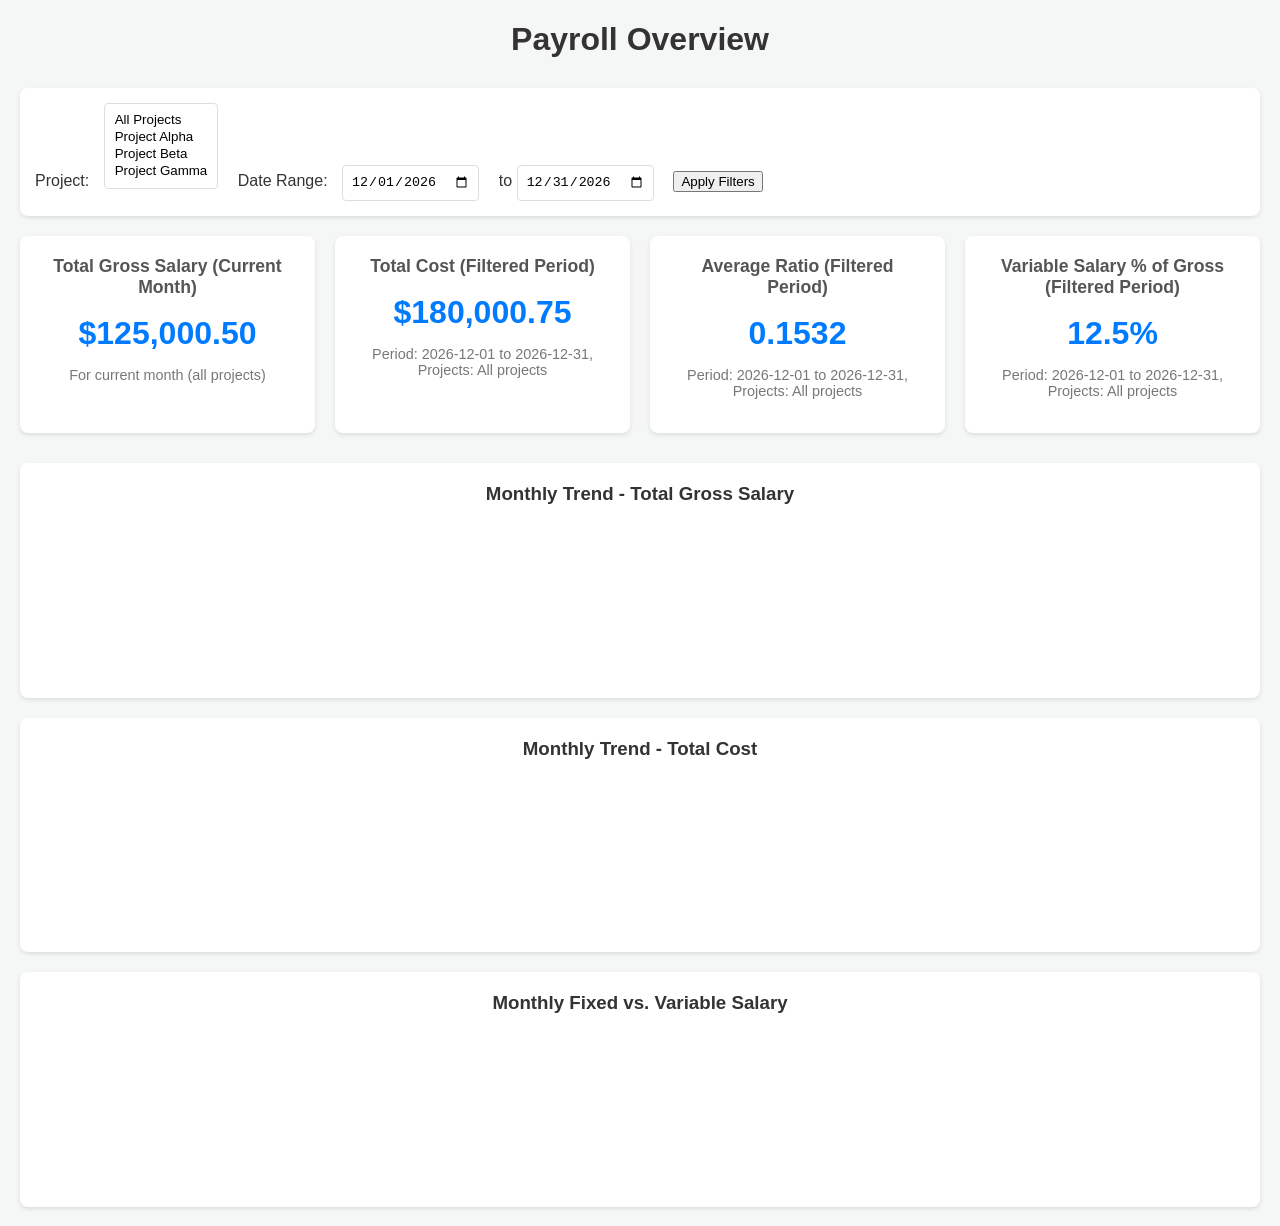
<file: overview.html>
<!DOCTYPE html>
<html lang="en">
<head>
    <meta charset="UTF-8">
    <meta name="viewport" content="width=device-width, initial-scale=1.0">
    <title>Payroll Dashboard - Overview</title>
    <style>
        body { font-family: sans-serif; margin: 20px; background-color: #f4f7f6; color: #333; }
        .header { text-align: center; margin-bottom: 30px; }
        .filters { margin-bottom: 20px; padding: 15px; background-color: #fff; border-radius: 8px; box-shadow: 0 2px 4px rgba(0,0,0,0.1); }
        .filters label { margin-right: 10px; }
        .filters select, .filters input[type="date"] { padding: 8px; border-radius: 4px; border: 1px solid #ddd; margin-right: 15px; }
        .kpi-grid { display: grid; grid-template-columns: repeat(auto-fit, minmax(200px, 1fr)); gap: 20px; margin-bottom: 30px; }
        .kpi-card { background-color: #fff; padding: 20px; border-radius: 8px; box-shadow: 0 2px 4px rgba(0,0,0,0.1); text-align: center; }
        .kpi-card h3 { margin-top: 0; font-size: 1.1em; color: #555; }
        .kpi-card .value { font-size: 2em; font-weight: bold; color: #007bff; margin: 10px 0; }
        .kpi-card .note { font-size: 0.9em; color: #777; }
        .chart-container { background-color: #fff; padding: 20px; border-radius: 8px; box-shadow: 0 2px 4px rgba(0,0,0,0.1); margin-bottom: 20px; }
        .chart-container h3 { text-align: center; margin-top: 0; }
        /* Basic responsive for KPI cards */
        @media (max-width: 768px) {
            .kpi-grid { grid-template-columns: repeat(auto-fit, minmax(150px, 1fr)); }
            .filters select, .filters input[type="date"] { width: calc(50% - 20px); margin-bottom: 10px; }
        }
        @media (max-width: 480px) {
            .kpi-grid { grid-template-columns: 1fr; } /* Stack KPI cards on very small screens */
            .filters select, .filters input[type="date"] { width: calc(100% - 20px); }
        }
    </style>
    <!-- Charting library (e.g., Chart.js) would be included here -->
    <!-- <script src="https://cdn.jsdelivr.net/npm/chart.js"></script> -->
</head><body>

<div class="header">
    <h1>Payroll Overview</h1>
</div>

<div class="filters">
    <label for="project-filter">Project:</label>
    <select id="project-filter" multiple>
        <!-- Options will be populated dynamically -->
        <option value="all">All Projects</option>
    </select>

    <label for="date-range-start">Date Range:</label>
    <input type="date" id="date-range-start">
    <span>to</span>
    <input type="date" id="date-range-end">
    <button id="apply-filters">Apply Filters</button>
</div>

<div class="kpi-grid">
    <div class="kpi-card" id="kpi-total-gross-current-month">
        <h3>Total Gross Salary (Current Month)</h3>
        <p class="value" data-tooltip="Σ Total Gross Salary for the current calendar month">N/A</p>
        <p class="note">Based on all projects</p>
    </div>
    <div class="kpi-card" id="kpi-total-cost">
        <h3>Total Cost (Filtered Period)</h3>
        <p class="value" data-tooltip="Σ Total Cost for the selected period and projects">N/A</p>
        <p class="note">Respects global filters</p>
    </div>
    <div class="kpi-card" id="kpi-avg-ratio">
        <h3>Average Ratio (Filtered Period)</h3>
        <p class="value" data-tooltip="Average Ratio for the selected period and projects">N/A</p>
        <p class="note">Respects global filters</p>
    </div>
    <div class="kpi-card" id="kpi-variable-pct">
        <h3>Variable Salary % of Gross (Filtered Period)</h3>
        <p class="value" data-tooltip="% Gross Variable Salary of Total Gross Salary for the selected period and projects">N/A</p>
        <p class="note">Respects global filters</p>
    </div>
</div>

<div class="charts-section">
    <div class="chart-container" id="chart-monthly-total-gross">
        <h3>Monthly Trend - Total Gross Salary</h3>
        <canvas id="monthlyTotalGrossChart"></canvas> <!-- Placeholder for Chart.js canvas -->
    </div>
    <div class="chart-container" id="chart-monthly-total-cost">
        <h3>Monthly Trend - Total Cost</h3>
        <canvas id="monthlyTotalCostChart"></canvas> <!-- Placeholder for Chart.js canvas -->
    </div>
    <div class="chart-container" id="chart-fixed-vs-variable">
        <h3>Monthly Fixed vs. Variable Salary</h3>
        <canvas id="fixedVsVariableChart"></canvas> <!-- Placeholder for Chart.js canvas -->
    </div>
</div>

<script>
    // --- Global Variables ---
    let projectFilterElement, dateRangeStartElement, dateRangeEndElement, applyFiltersButton;
    let kpiTotalGrossCurrentMonth, kpiTotalCost, kpiAvgRatio, kpiVariablePct;
    let monthlyTotalGrossChartInstance, monthlyTotalCostChartInstance, fixedVsVariableChartInstance;

    // --- Initialization ---
    document.addEventListener('DOMContentLoaded', () => {
        // Initialize Filter Elements
        projectFilterElement = document.getElementById('project-filter');
        dateRangeStartElement = document.getElementById('date-range-start');
        dateRangeEndElement = document.getElementById('date-range-end');
        applyFiltersButton = document.getElementById('apply-filters');

        // Initialize KPI Elements
        kpiTotalGrossCurrentMonth = document.querySelector('#kpi-total-gross-current-month .value');
        kpiTotalCost = document.querySelector('#kpi-total-cost .value');
        kpiAvgRatio = document.querySelector('#kpi-avg-ratio .value');
        kpiVariablePct = document.querySelector('#kpi-variable-pct .value');

        // Set default date range (e.g., current month)
        const today = new Date();
        const firstDayOfMonth = new Date(today.getFullYear(), today.getMonth(), 1).toISOString().split('T')[0];
        const lastDayOfMonth = new Date(today.getFullYear(), today.getMonth() + 1, 0).toISOString().split('T')[0];
        dateRangeStartElement.value = firstDayOfMonth;
        dateRangeEndElement.value = lastDayOfMonth;

        // Populate Project Filter (dummy data, should come from API)
        populateProjectFilter(['Project Alpha', 'Project Beta', 'Project Gamma']);

        // Add Event Listeners
        applyFiltersButton.addEventListener('click', applyAndFetchData);

        // Initial data load
        applyAndFetchData();

        // Initialize charts (conceptual, actual charting library calls would be here)
        initializeCharts();
    });

    // --- Filter Logic ---
    function populateProjectFilter(projects) {
        projects.forEach(project => {
            const option = document.createElement('option');
            option.value = project;
            option.textContent = project;
            projectFilterElement.appendChild(option);
        });
        // In a real app, you might use a multi-select library here
    }

    function getSelectedProjects() {
        const selectedOptions = Array.from(projectFilterElement.selectedOptions);
        const projects = selectedOptions.map(opt => opt.value);
        if (projects.includes('all') || projects.length === 0) {
            return []; // Empty array means all projects for the backend
        }
        return projects;
    }

    // --- Data Fetching and Updating ---
    async function applyAndFetchData() {
        const filters = {
            projects: getSelectedProjects(),
            startDate: dateRangeStartElement.value,
            endDate: dateRangeEndElement.value
        };

        console.log("Applying filters:", filters);

        // Fetch data for each KPI and chart
        // These would be separate API calls in a real app or a combined one
        fetchKpiData(filters);
        fetchChartData(filters);
    }

    async function fetchKpiData(filters) {
        // Simulate API call
        console.log("Fetching KPI data with filters:", filters);

        // API Endpoint: /api/overview/kpis (POST with filters in body or GET with query params)
        // Example: GET /api/overview/kpis?projects=Project Alpha&startDate=2023-01-01&endDate=2023-01-31

        // Dummy data for KPIs
        const kpiData = {
            totalGrossCurrentMonth: 125000.50, // This one might ignore date filters and always use current month
            totalCost: 180000.75,
            avgRatio: 0.1532,
            variablePct: 12.5
        };

        // Update KPI cards
        kpiTotalGrossCurrentMonth.textContent = formatCurrency(kpiData.totalGrossCurrentMonth);
        kpiTotalCost.textContent = formatCurrency(kpiData.totalCost);
        kpiAvgRatio.textContent = parseFloat(kpiData.avgRatio).toFixed(4);
        kpiVariablePct.textContent = `${parseFloat(kpiData.variablePct).toFixed(1)}%`;

        // Update notes if necessary (e.g., which projects are included)
        document.querySelector('#kpi-total-gross-current-month .note').textContent = `For current month (all projects)`;
        const filterNote = filters.projects.length > 0 ? filters.projects.join(', ') : 'All projects';
        document.querySelector('#kpi-total-cost .note').textContent = `Period: ${filters.startDate} to ${filters.endDate}, Projects: ${filterNote}`;
        document.querySelector('#kpi-avg-ratio .note').textContent = `Period: ${filters.startDate} to ${filters.endDate}, Projects: ${filterNote}`;
        document.querySelector('#kpi-variable-pct .note').textContent = `Period: ${filters.startDate} to ${filters.endDate}, Projects: ${filterNote}`;
    }

    async function fetchChartData(filters) {
        // Simulate API calls for chart data
        console.log("Fetching Chart data with filters:", filters);

        // API Endpoint: /api/overview/charts/monthly-gross-salary (GET with query params)
        // API Endpoint: /api/overview/charts/monthly-total-cost (GET with query params)
        // API Endpoint: /api/overview/charts/monthly-fixed-variable (GET with query params)

        // Dummy data for charts
        const monthlyGrossData = {
            labels: ['Jan', 'Feb', 'Mar', 'Apr'],
            datasets: [{ label: 'Total Gross Salary', data: [50000, 52000, 48000, 55000], backgroundColor: 'rgba(0, 123, 255, 0.5)' }]
        };
        const monthlyCostData = {
            labels: ['Jan', 'Feb', 'Mar', 'Apr'],
            datasets: [{ label: 'Total Cost', data: [70000, 72000, 68000, 75000], backgroundColor: 'rgba(255, 99, 132, 0.5)' }]
        };
        const fixedVariableData = {
            labels: ['Jan', 'Feb', 'Mar', 'Apr'],
            datasets: [
                { label: 'Fixed Salary', data: [40000, 41000, 38000, 43000], backgroundColor: 'rgba(23, 162, 184, 0.7)' },
                { label: 'Variable Salary', data: [10000, 11000, 10000, 12000], backgroundColor: 'rgba(255, 193, 7, 0.7)' }
            ]
        };

        // Update charts (conceptual, using a charting library like Chart.js)
        updateChart(monthlyTotalGrossChartInstance, monthlyGrossData);
        updateChart(monthlyTotalCostChartInstance, monthlyCostData);
        updateChart(fixedVsVariableChartInstance, fixedVariableData, 'bar', true); // Stacked bar
    }

    // --- Charting Functions (Conceptual using Chart.js syntax) ---
    function initializeCharts() {
        // These would create new Chart instances
        // Example for one chart:
        // const ctxGross = document.getElementById('monthlyTotalGrossChart').getContext('2d');
        // monthlyTotalGrossChartInstance = new Chart(ctxGross, { type: 'line', data: {}, options: {} });
        // Same for monthlyTotalCostChartInstance (bar chart)
        // And fixedVsVariableChartInstance (stacked bar chart)
        console.log("Charts initialized (conceptual).");
    }

    function updateChart(chartInstance, data, type = 'line', stacked = false) {
        if (chartInstance) {
            // chartInstance.data = data;
            // if (stacked) {
            //    chartInstance.options.scales.x.stacked = true;
            //    chartInstance.options.scales.y.stacked = true;
            // }
            // chartInstance.update();
            console.log(`Chart updated (conceptual): ${chartInstance} with data`, data);
        } else {
            // If instance doesn't exist, create it (simplified here)
            const chartId = getChartIdFromInstancePlaceholder(chartInstance); // Helper to map back
            if (chartId) {
                 const ctx = document.getElementById(chartId).getContext('2d');
                 // new Chart(ctx, { type: type, data: data, options: { scales: { x: { stacked: stacked }, y: { stacked: stacked } } } });
                 console.log(`Chart created and updated (conceptual): ${chartId} with data`, data, `type: ${type}`, `stacked: ${stacked}`);
            }
        }
    }

    // Helper to map conceptual instance name to actual canvas ID for the updateChart simulation
    function getChartIdFromInstancePlaceholder(instancePlaceholder) {
        if (instancePlaceholder === monthlyTotalGrossChartInstance) return 'monthlyTotalGrossChart';
        if (instancePlaceholder === monthlyTotalCostChartInstance) return 'monthlyTotalCostChart';
        if (instancePlaceholder === fixedVsVariableChartInstance) return 'fixedVsVariableChart';
        return null;
    }


    // --- Utility Functions ---
    function formatCurrency(value) {
        if (value === null || value === undefined) return 'N/A';
        return Number(value).toLocaleString('en-US', { style: 'currency', currency: 'USD' }); // Adjust currency as needed
    }

    // Tooltip (basic example, a library might be better)
    document.addEventListener('mouseover', function(event) {
        const target = event.target.closest('[data-tooltip]');
        if (target) {
            const tooltipText = target.getAttribute('data-tooltip');
            // Create and show tooltip element - this is a very basic implementation
            let tooltip = document.getElementById('dynamic-tooltip');
            if (!tooltip) {
                tooltip = document.createElement('div');
                tooltip.id = 'dynamic-tooltip';
                tooltip.style.position = 'absolute';
                tooltip.style.background = '#333';
                tooltip.style.color = 'white';
                tooltip.style.padding = '5px';
                tooltip.style.borderRadius = '4px';
                tooltip.style.fontSize = '0.9em';
                tooltip.style.zIndex = '1000';
                document.body.appendChild(tooltip);
            }
            tooltip.textContent = tooltipText;
            tooltip.style.left = (event.pageX + 10) + 'px';
            tooltip.style.top = (event.pageY + 10) + 'px';
            tooltip.style.display = 'block';
        }
    });
    document.addEventListener('mouseout', function(event) {
        const target = event.target.closest('[data-tooltip]');
        if (target) {
            let tooltip = document.getElementById('dynamic-tooltip');
            if (tooltip) {
                tooltip.style.display = 'none';
            }
        }
    });

</script>

</body>
</html>
</file>
<file: style.css>
/* Main stylesheet for the HR Compensation & Payroll Dashboard */

:root {
  --primary-color: #0A2F51; /* Deep Navy Blue */
  --secondary-color: #0E6BA8; /* Medium Blue */
  --accent-color: #4297A0; /* Teal */
  --light-gray: #F0F0F0; /* Light Gray for backgrounds/borders */
  --text-color: #333;
  --white-color: #FFFFFF;
  --kpi-border-color: #DDDDDD;
}

body {
  font-family: 'Segoe UI', Tahoma, Geneva, Verdana, sans-serif;
  margin: 0;
  background-color: var(--light-gray);
  color: var(--text-color);
  line-height: 1.6;
}

/* Header Styling */
#dashboard-header {
  background-color: var(--primary-color);
  color: var(--white-color);
  padding: 1em;
}

#header-top-row {
  display: flex;
  justify-content: space-between;
  align-items: center;
  margin-bottom: 1em;
}

#dashboard-header h1 {
  margin: 0;
  font-size: 1.8em;
}

#last-data-refresh-container {
  font-size: 0.9em;
}

/* Global Filters Styling */
#global-filters {
  display: flex;
  gap: 1em;
  flex-wrap: wrap;
  padding: 0.5em 0;
}

#global-filters > .filter-group { /* Target direct children with class filter-group */
  display: flex;
  flex-direction: column; /* Stack label on top of select */
  margin-right: 15px; /* Spacing between filter groups */
}

#global-filters label {
  margin-bottom: 5px;
  font-size: 0.9em;
  color: var(--light-gray); /* Lighter text on dark header */
}

#global-filters select,
#global-filters input[type="date"] {
  padding: 8px;
  border-radius: 4px;
  border: 1px solid var(--kpi-border-color);
}

#custom-date-inputs {
  display: none; /* Initially hidden, will be shown by JS */
  gap: 10px; /* Spacing between date inputs */
  align-items: center; /* Align items in the custom date row */
}
#custom-date-inputs label { /* Custom date labels need to be visible */
    color: var(--light-gray);
}


/* Main Content Sections (General) */
#kpi-cards-container,
#charts-container,
#table-container {
  padding: 1em;
}

/* KPI Cards Styling */
#kpi-cards-container {
  display: flex;
  justify-content: space-around;
  flex-wrap: wrap;
  gap: 1em;
  margin-bottom: 1em;
}

.kpi-card {
  background: var(--white-color);
  border: 1px solid var(--kpi-border-color);
  border-radius: 8px;
  padding: 1em;
  text-align: center;
  flex-grow: 1;
  min-width: 180px; /* Ensures cards don't get too small */
  box-shadow: 0 2px 4px rgba(0,0,0,0.1);
}

.kpi-card h4 {
  margin-top: 0;
  font-size: 1em;
  color: var(--secondary-color);
}

.kpi-value {
  font-size: 2em;
  font-weight: bold;
  color: var(--primary-color);
  margin: 0.25em 0;
}

.kpi-trend {
  font-size: 0.9em;
  /* Style for trend arrows later if using text, or for icons */
}

/* Charts Area Styling */
#charts-grid {
  display: grid;
  grid-template-columns: repeat(auto-fit, minmax(400px, 1fr)); /* Responsive grid */
  gap: 1em;
  margin-bottom: 1em;
}

.chart-cell {
  background: var(--white-color);
  border: 1px solid var(--kpi-border-color);
  border-radius: 8px;
  padding: 1em;
  box-shadow: 0 2px 4px rgba(0,0,0,0.1);
}

.chart-cell h4 {
  text-align: center;
  margin-top: 0;
  margin-bottom: 1em;
  color: var(--secondary-color);
}

.chart-cell canvas {
  max-width: 100%;
  height: auto !important; /* Important to override potential inline styles from Chart.js if not configured correctly */
}

/* Table Styling */
#search-bar-container {
  margin-bottom: 1em;
}

#employee-search-bar {
  padding: 8px;
  width: 300px;
  border-radius: 4px;
  border: 1px solid var(--kpi-border-color);
  box-sizing: border-box; /* Ensures padding doesn't add to width */
}

#employee-data-table {
  width: 100%;
  border-collapse: collapse;
  background-color: var(--white-color);
  box-shadow: 0 2px 4px rgba(0,0,0,0.1);
  border-radius: 8px; /* May require overflow:hidden on a parent container if using border on td/th */
  overflow: hidden; /* Clips child elements to the border-radius */
}

#employee-data-table th,
#employee-data-table td {
  border: 1px solid var(--kpi-border-color);
  padding: 0.75em;
  text-align: left;
}

#employee-data-table th {
  background-color: var(--secondary-color);
  color: var(--white-color);
  font-weight: bold;
}

#employee-data-table tbody tr:nth-child(even) {
  background-color: var(--light-gray);
}

#employee-data-table tbody tr:hover {
  background-color: #e0e0e0; /* Slightly darker gray on hover */
}

/* Pagination Controls Styling */
#table-pagination-controls {
  margin-top: 1em;
  text-align: center;
}

#table-pagination-controls button {
  margin: 0 0.5em;
  padding: 0.5em 1em;
  border-radius: 4px;
  border: 1px solid var(--secondary-color);
  background-color: var(--secondary-color);
  color: var(--white-color);
  cursor: pointer;
}
#table-pagination-controls button:disabled {
    background-color: var(--kpi-border-color);
    border-color: var(--kpi-border-color);
    color: var(--text-color);
    cursor: not-allowed;
}

#table-pagination-controls span {
  margin: 0 0.5em;
  padding: 0.5em 1em;
  /* To make it look consistent with buttons, but not clickable */
  border-radius: 4px;
  border: 1px solid transparent; /* Or var(--kpi-border-color) if you want a border */
  color: var(--text-color);
}
</file>
